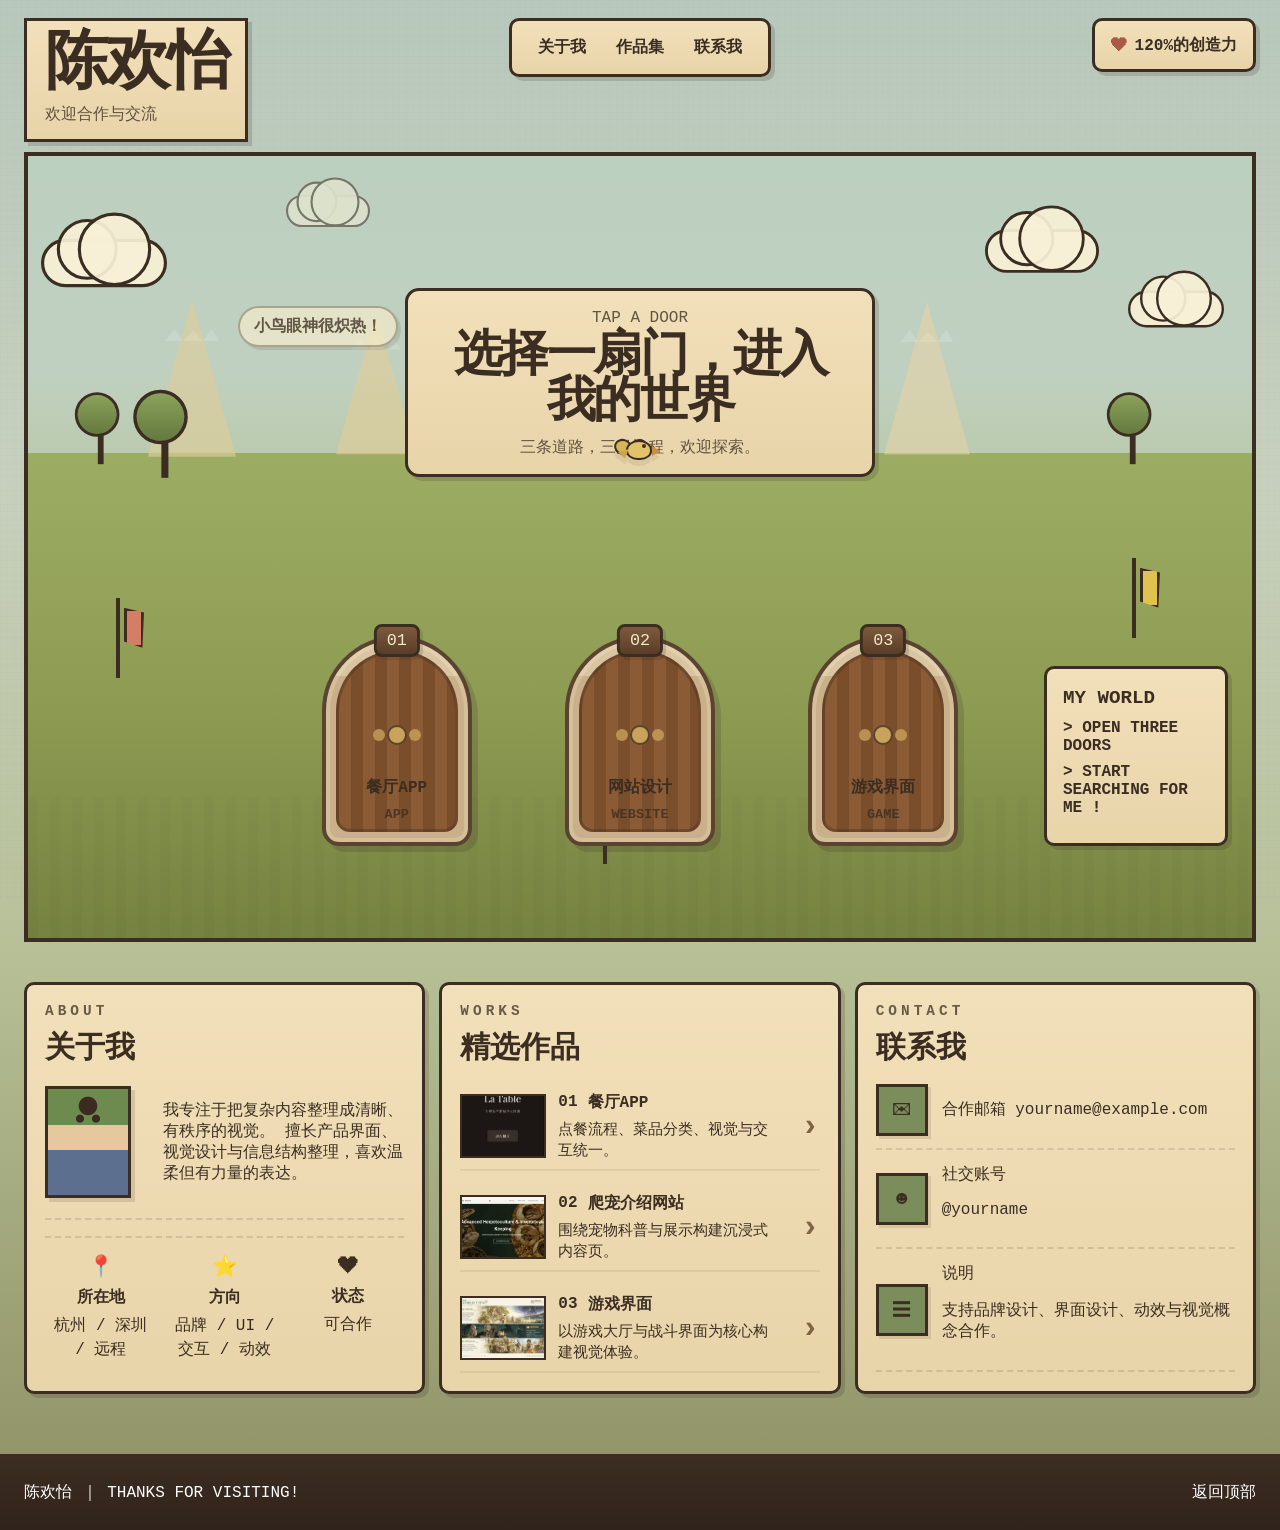
<file: index.html>
<!DOCTYPE html>
<html lang="zh-CN">
<head>
  <meta charset="UTF-8" />
  <meta name="viewport" content="width=device-width, initial-scale=1.0" />
  <title>陈欢怡｜首页</title>
  <meta name="description" content="像素绘本风作品集首页。" />
  <link rel="stylesheet" href="style.css" />
</head>
<body>
  <div class="paper-noise" aria-hidden="true"></div>

  <div class="bird" id="bird" aria-hidden="true">
    <span class="bird-wing bird-wing-left"></span>
    <span class="bird-wing bird-wing-right"></span>
    <span class="bird-body"></span>
    <span class="bird-eye"></span>
    <span class="bird-beak"></span>
    <span class="bird-tail"></span>
  </div>

  <header class="topbar">
    <div class="brand brand-panel">
      <h1>陈欢怡</h1>
      <p class="subtitle">欢迎合作与交流</p>
    </div>

    <nav class="nav nav-panel">
      <a href="#about">关于我</a>
      <a href="#works">作品集</a>
      <a href="#contact">联系我</a>
    </nav>

    <div class="hp-panel">
      <span class="hp-heart">❤</span>
      <span>120%的创造力</span>
    </div>
  </header>

  <main>
    <section class="hero" id="map">
      <div class="sky-scene">

        <div class="cloud cloud-1"></div>
        <div class="cloud cloud-2"></div>
        <div class="cloud cloud-3"></div>
        <div class="cloud cloud-4"></div>

        <div class="mountain mountain-1"></div>
        <div class="mountain mountain-2"></div>
        <div class="mountain mountain-3"></div>

        <div class="tree tree-1">
          <span class="tree-trunk"></span>
          <span class="tree-crown"></span>
        </div>
        <div class="tree tree-2">
          <span class="tree-trunk"></span>
          <span class="tree-crown"></span>
        </div>
        <div class="tree tree-3">
          <span class="tree-trunk"></span>
          <span class="tree-crown"></span>
        </div>

        <div class="scene-label">小鸟眼神很炽热！</div>

        <div class="map-title-center">
          <p class="map-label">TAP A DOOR</p>
          <h2>选择一扇门，进入<br>我的世界</h2>
          <p>三条道路，三段旅程，欢迎探索。</p>
        </div>

        <div class="field field-hill"></div>
        <div class="field field-mid"></div>

        <div class="flag flag-1"></div>
        <div class="flag flag-2"></div>
        <div class="flag flag-3"></div>

        <a class="door door-1" href="restaurant-app.html" aria-label="进入餐厅APP作品">
          <span class="door-no">01</span>
          <span class="door-text">餐厅APP</span>
          <span class="door-sub">APP</span>
        </a>

        <a class="door door-2" href="reptile-site.html" aria-label="进入爬宠介绍网站作品">
          <span class="door-no">02</span>
          <span class="door-text">网站设计</span>
          <span class="door-sub">WEBSITE</span>
        </a>

        <a class="door door-3" href="game-ui.html" aria-label="进入游戏界面作品">
          <span class="door-no">03</span>
          <span class="door-text">游戏界面</span>
          <span class="door-sub">GAME</span>
        </a>

        <aside class="map-sign">
          <h3>MY WORLD</h3>
          <p>&gt; OPEN THREE DOORS</p>
          <p>&gt; START SEARCHING FOR ME !</p>
        </aside>
      </div>
    </section>

    <section class="section section-panels" id="about">
      <div class="panel-grid">
        <article class="info-card about-card">
          <p class="kicker panel-kicker">ABOUT</p>
          <h3>关于我</h3>
          <div class="about-hero">
            <div class="pixel-avatar" aria-hidden="true"></div>
            <p>
              我专注于把复杂内容整理成清晰、有秩序的视觉。
              擅长产品界面、视觉设计与信息结构整理，喜欢温柔但有力量的表达。
            </p>
          </div>

          <div class="mini-grid">
            <div class="mini-item">
              <span>📍</span>
              <strong>所在地</strong>
              <p>杭州 / 深圳 / 远程</p>
            </div>
            <div class="mini-item">
              <span>⭐</span>
              <strong>方向</strong>
              <p>品牌 / UI / 交互 / 动效</p>
            </div>
            <div class="mini-item">
              <span>❤</span>
              <strong>状态</strong>
              <p>可合作</p>
            </div>
          </div>
        </article>

        <article class="info-card works-card" id="works">
          <p class="kicker panel-kicker panel-kicker-blue">WORKS</p>
          <h3>精选作品</h3>

          <div class="work-list compact-work-list">
            <a class="compact-work-item" href="restaurant-app.html">
              <img src="images/restaurant/restaurant-01.png" alt="餐厅APP预览图" />
              <div>
                <div class="compact-meta"><span>01</span><span>餐厅APP</span></div>
                <p>点餐流程、菜品分类、视觉与交互统一。</p>
              </div>
              <span class="arrow">›</span>
            </a>

            <a class="compact-work-item" href="reptile-site.html">
              <img src="images/reptile/reptile-01.png" alt="爬宠网站预览图" />
              <div>
                <div class="compact-meta"><span>02</span><span>爬宠介绍网站</span></div>
                <p>围绕宠物科普与展示构建沉浸式内容页。</p>
              </div>
              <span class="arrow">›</span>
            </a>

            <a class="compact-work-item" href="game-ui.html">
              <img src="images/game/game-1.png" alt="游戏界面预览图" />
              <div>
                <div class="compact-meta"><span>03</span><span>游戏界面</span></div>
                <p>以游戏大厅与战斗界面为核心构建视觉体验。</p>
              </div>
              <span class="arrow">›</span>
            </a>
          </div>
        </article>

        <article class="info-card contact-card-panel" id="contact">
          <p class="kicker panel-kicker panel-kicker-green">CONTACT</p>
          <h3>联系我</h3>

          <div class="contact-list">
            <div class="contact-row">
              <div class="contact-icon">✉</div>
              <div>
                <span>合作邮箱</span>
                <a href="mailto:yourname@example.com">yourname@example.com</a>
              </div>
            </div>

            <div class="contact-row">
              <div class="contact-icon">☻</div>
              <div>
                <span>社交账号</span>
                <p>@yourname</p>
              </div>
            </div>

            <div class="contact-row">
              <div class="contact-icon">☰</div>
              <div>
                <span>说明</span>
                <p>支持品牌设计、界面设计、动效与视觉概念合作。</p>
              </div>
            </div>
          </div>
        </article>
      </div>
    </section>
  </main>

  <footer class="site-footer footer-dark">
    <p>陈欢怡 ｜ THANKS FOR VISITING!</p>
    <a href="#map">返回顶部</a>
  </footer>

  <script src="script.js"></script>
</body>
</html>
</file>
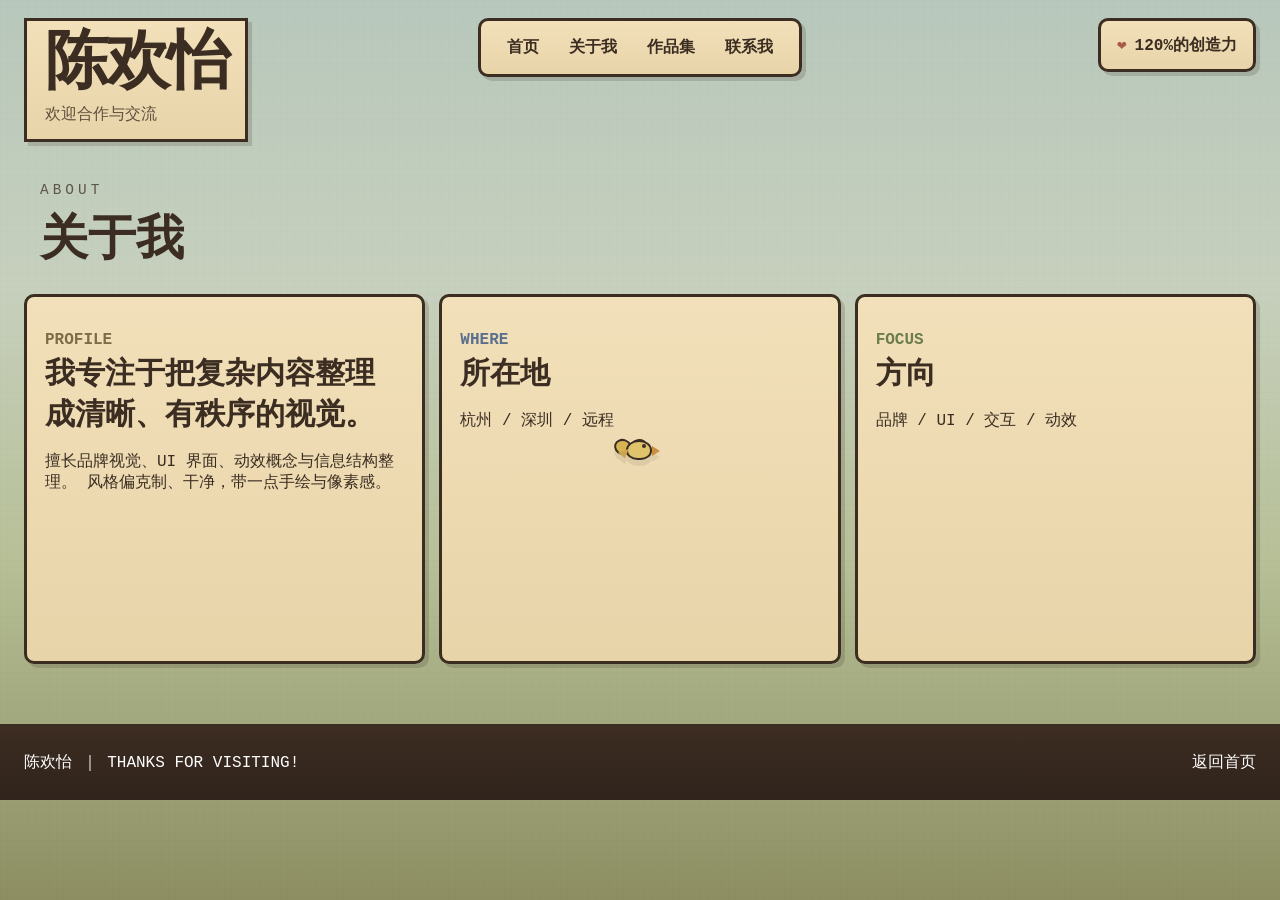
<file: about.html>
<!DOCTYPE html>
<html lang="zh-CN">
<head>
  <meta charset="UTF-8" />
  <meta name="viewport" content="width=device-width, initial-scale=1.0" />
  <title>陈欢怡｜关于我</title>
  <meta name="description" content="关于我的简介页面。" />
  <link rel="stylesheet" href="style.css" />
</head>
<body>
  <div class="paper-noise" aria-hidden="true"></div>

  <div class="bird" id="bird" aria-hidden="true">
    <span class="bird-wing bird-wing-left"></span>
    <span class="bird-wing bird-wing-right"></span>
    <span class="bird-body"></span>
    <span class="bird-eye"></span>
    <span class="bird-beak"></span>
    <span class="bird-tail"></span>
  </div>

  <header class="topbar">
    <div class="brand brand-panel">
      <h1>陈欢怡</h1>
      <p class="subtitle">欢迎合作与交流</p>
    </div>

    <nav class="nav nav-panel">
      <a href="index.html">首页</a>
      <a href="about.html">关于我</a>
      <a href="restaurant-app.html">作品集</a>
      <a href="contact.html">联系我</a>
    </nav>

    <div class="hp-panel">
      <span class="hp-heart">❤</span>
      <span>120%的创造力</span>
    </div>
  </header>

  <main>
    <section class="section">
      <div class="section-head">
        <p class="kicker">ABOUT</p>
        <h3>关于我</h3>
      </div>

      <div class="panel-grid">
        <article class="info-card">
          <p class="panel-kicker">PROFILE</p>
          <h3>我专注于把复杂内容整理成清晰、有秩序的视觉。</h3>
          <p>
            擅长品牌视觉、UI 界面、动效概念与信息结构整理。
            风格偏克制、干净，带一点手绘与像素感。
          </p>
        </article>

        <article class="info-card">
          <p class="panel-kicker panel-kicker-blue">WHERE</p>
          <h3>所在地</h3>
          <p>杭州 / 深圳 / 远程</p>
        </article>

        <article class="info-card">
          <p class="panel-kicker panel-kicker-green">FOCUS</p>
          <h3>方向</h3>
          <p>品牌 / UI / 交互 / 动效</p>
        </article>
      </div>
    </section>
  </main>

  <footer class="site-footer footer-dark">
    <p>陈欢怡 ｜ THANKS FOR VISITING!</p>
    <a href="index.html">返回首页</a>
  </footer>

  <script src="script.js"></script>
</body>
</html>
</file>
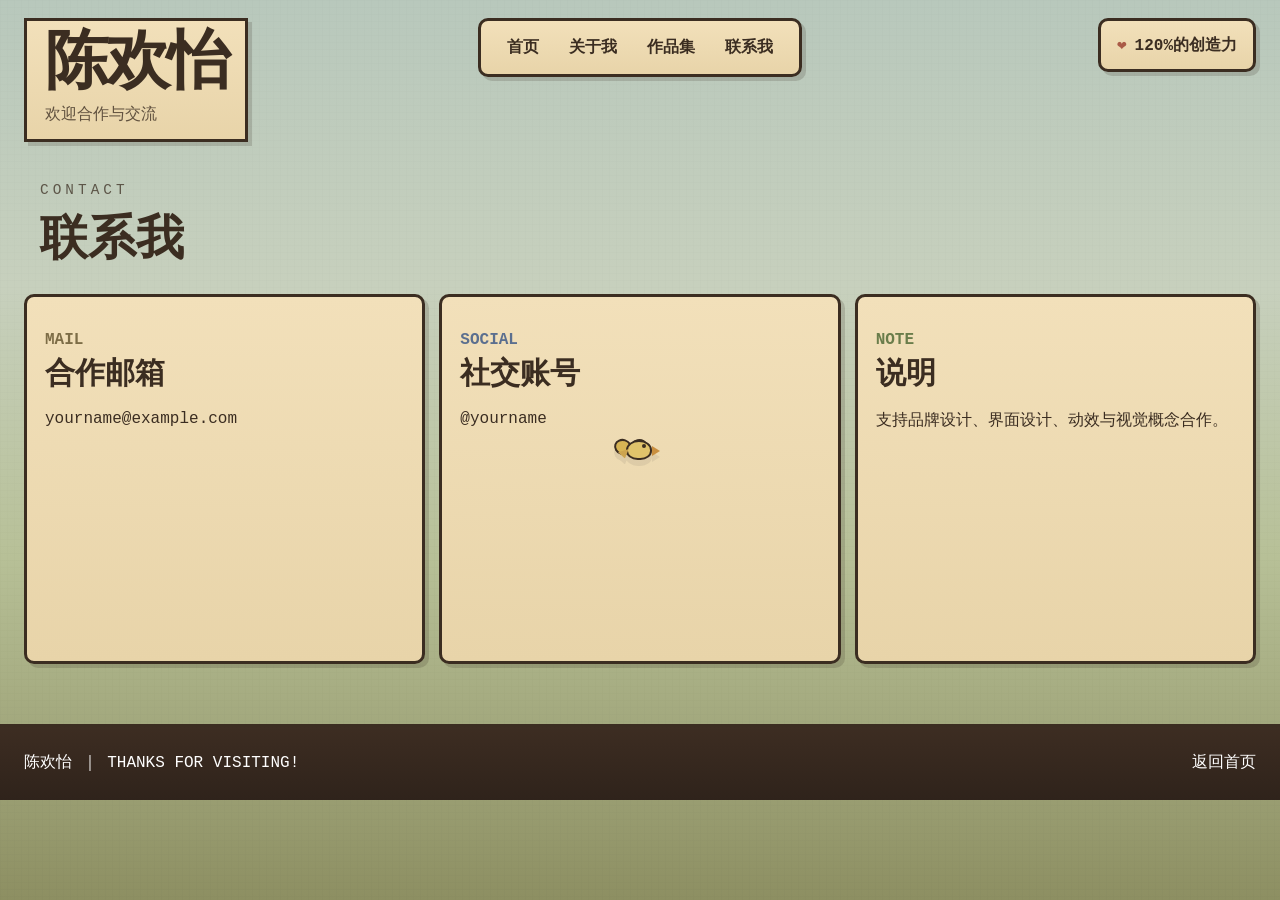
<file: contact.html>
<!DOCTYPE html>
<html lang="zh-CN">
<head>
  <meta charset="UTF-8" />
  <meta name="viewport" content="width=device-width, initial-scale=1.0" />
  <title>陈欢怡｜联系我</title>
  <meta name="description" content="联系信息页面。" />
  <link rel="stylesheet" href="style.css" />
</head>
<body>
  <div class="paper-noise" aria-hidden="true"></div>

  <div class="bird" id="bird" aria-hidden="true">
    <span class="bird-wing bird-wing-left"></span>
    <span class="bird-wing bird-wing-right"></span>
    <span class="bird-body"></span>
    <span class="bird-eye"></span>
    <span class="bird-beak"></span>
    <span class="bird-tail"></span>
  </div>

  <header class="topbar">
    <div class="brand brand-panel">
      <h1>陈欢怡</h1>
      <p class="subtitle">欢迎合作与交流</p>
    </div>

    <nav class="nav nav-panel">
      <a href="index.html">首页</a>
      <a href="about.html">关于我</a>
      <a href="restaurant-app.html">作品集</a>
      <a href="contact.html">联系我</a>
    </nav>

    <div class="hp-panel">
      <span class="hp-heart">❤</span>
      <span>120%的创造力</span>
    </div>
  </header>

  <main>
    <section class="section">
      <div class="section-head">
        <p class="kicker">CONTACT</p>
        <h3>联系我</h3>
      </div>

      <div class="panel-grid">
        <article class="info-card contact-card">
          <p class="panel-kicker">MAIL</p>
          <h3>合作邮箱</h3>
          <a href="mailto:yourname@example.com">yourname@example.com</a>
        </article>

        <article class="info-card contact-card">
          <p class="panel-kicker panel-kicker-blue">SOCIAL</p>
          <h3>社交账号</h3>
          <p>@yourname</p>
        </article>

        <article class="info-card contact-card">
          <p class="panel-kicker panel-kicker-green">NOTE</p>
          <h3>说明</h3>
          <p>支持品牌设计、界面设计、动效与视觉概念合作。</p>
        </article>
      </div>
    </section>
  </main>

  <footer class="site-footer footer-dark">
    <p>陈欢怡 ｜ THANKS FOR VISITING!</p>
    <a href="index.html">返回首页</a>
  </footer>

  <script src="script.js"></script>
</body>
</html>
</file>
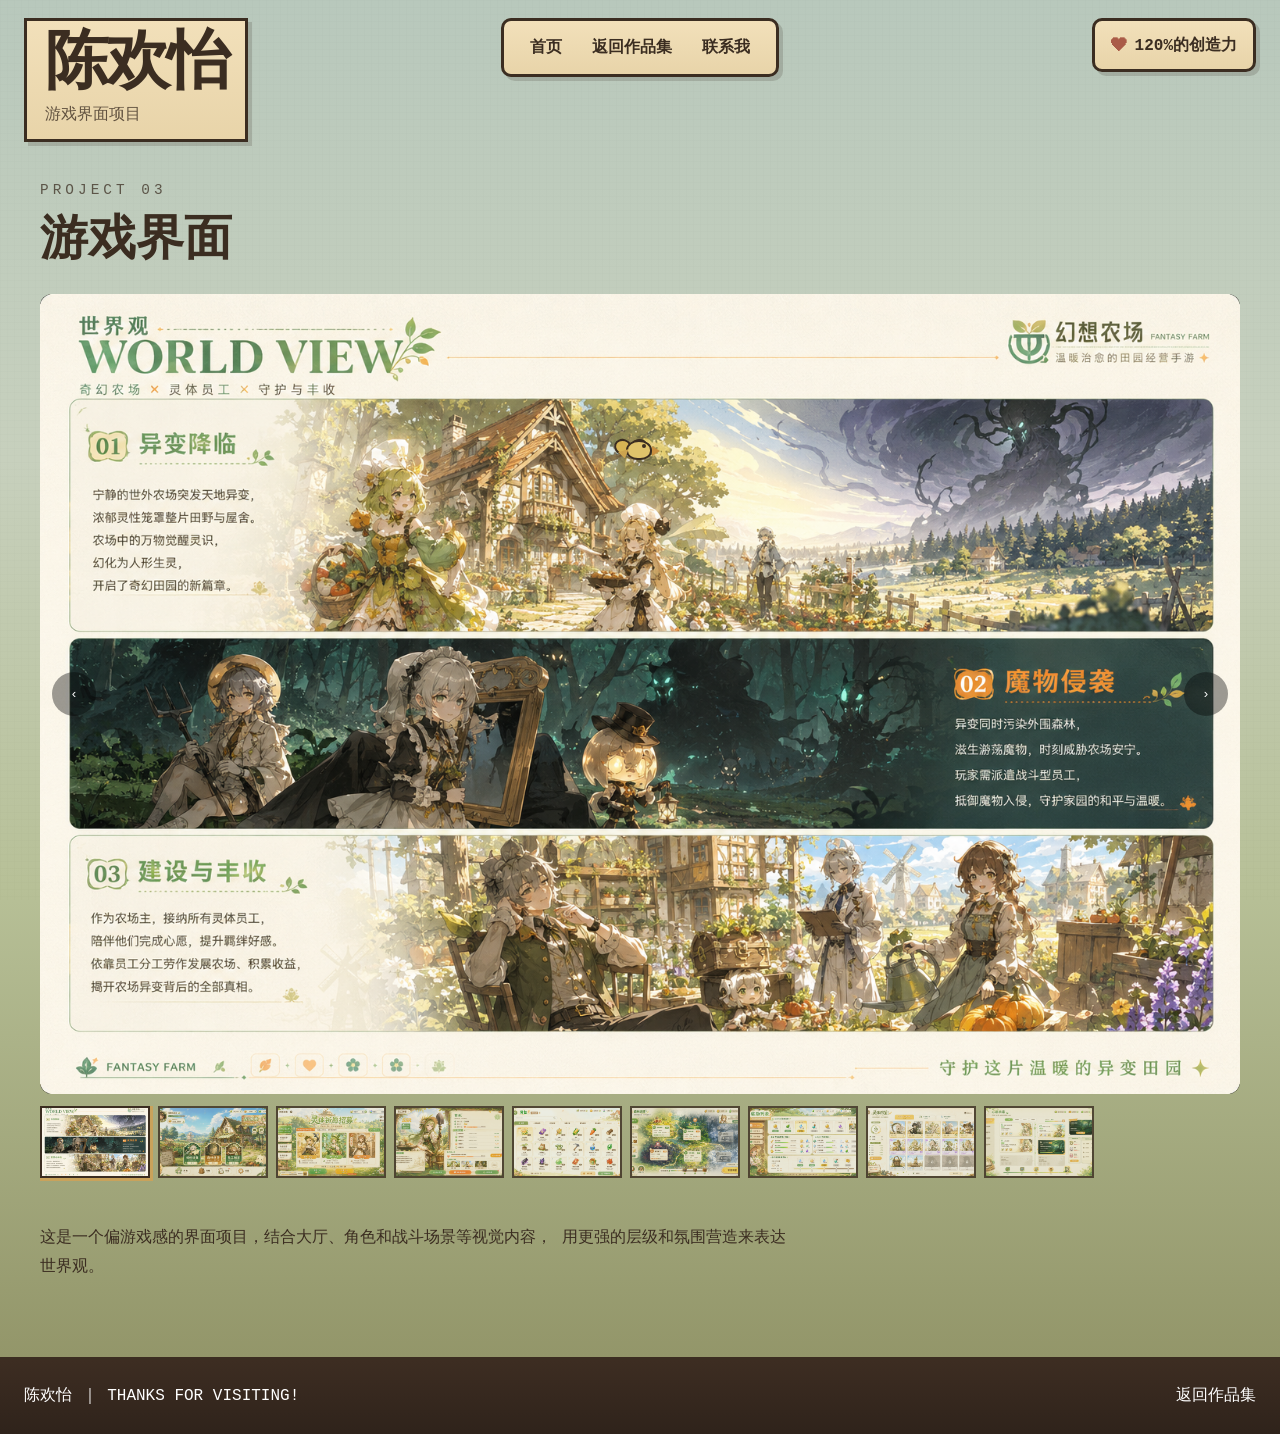
<file: game-ui.html>
<!DOCTYPE html>
<html lang="zh-CN">
<head>
  <meta charset="UTF-8" />
  <meta name="viewport" content="width=device-width, initial-scale=1.0" />
  <title>陈欢怡｜游戏界面</title>
  <meta name="description" content="游戏界面项目展示。" />
  <link rel="stylesheet" href="style.css" />
</head>
<body>
  <div class="paper-noise" aria-hidden="true"></div>
  <div class="bird" id="bird" aria-hidden="true">
    <span class="bird-wing bird-wing-left"></span>
    <span class="bird-wing bird-wing-right"></span>
    <span class="bird-body"></span>
    <span class="bird-eye"></span>
    <span class="bird-beak"></span>
    <span class="bird-tail"></span>
  </div>

  <header class="topbar">
    <div class="brand brand-panel">
      <h1>陈欢怡</h1>
      <p class="subtitle">游戏界面项目</p>
    </div>
    <nav class="nav nav-panel">
      <a href="index.html">首页</a>
      <a href="works.html">返回作品集</a>
      <a href="contact.html">联系我</a>
    </nav>
    <div class="hp-panel">
      <span class="hp-heart">❤</span>
      <span>120%的创造力</span>
    </div>
  </header>

  <main>
    <section class="section">
      <div class="section-head">
        <p class="kicker">PROJECT 03</p>
        <h3>游戏界面</h3>
      </div>

      <div class="project-page">
        <div class="gallery" data-images='["images/game/game-1.png","images/game/game-2.png","images/game/game-3.png","images/game/game-4.png","images/game/game-5.png","images/game/game-6.png","images/game/game-7.png","images/game/game-8.png","images/game/game-9.png"]'>
          <div class="gallery-main">
            <button class="gallery-prev" aria-label="上一张">‹</button>
            <img src="images/game/game-1.png" alt="游戏界面 图集" />
            <button class="gallery-next" aria-label="下一张">›</button>
          </div>
          <div class="gallery-thumbs"></div>
        </div>

        <div class="project-desc">
          <p>
            这是一个偏游戏感的界面项目，结合大厅、角色和战斗场景等视觉内容，
            用更强的层级和氛围营造来表达世界观。
          </p>
        </div>
      </div>
    </section>
  </main>

  <footer class="site-footer footer-dark">
    <p>陈欢怡 ｜ THANKS FOR VISITING!</p>
    <a href="works.html">返回作品集</a>
  </footer>

  <script src="script.js"></script>
</body>
</html>
</file>
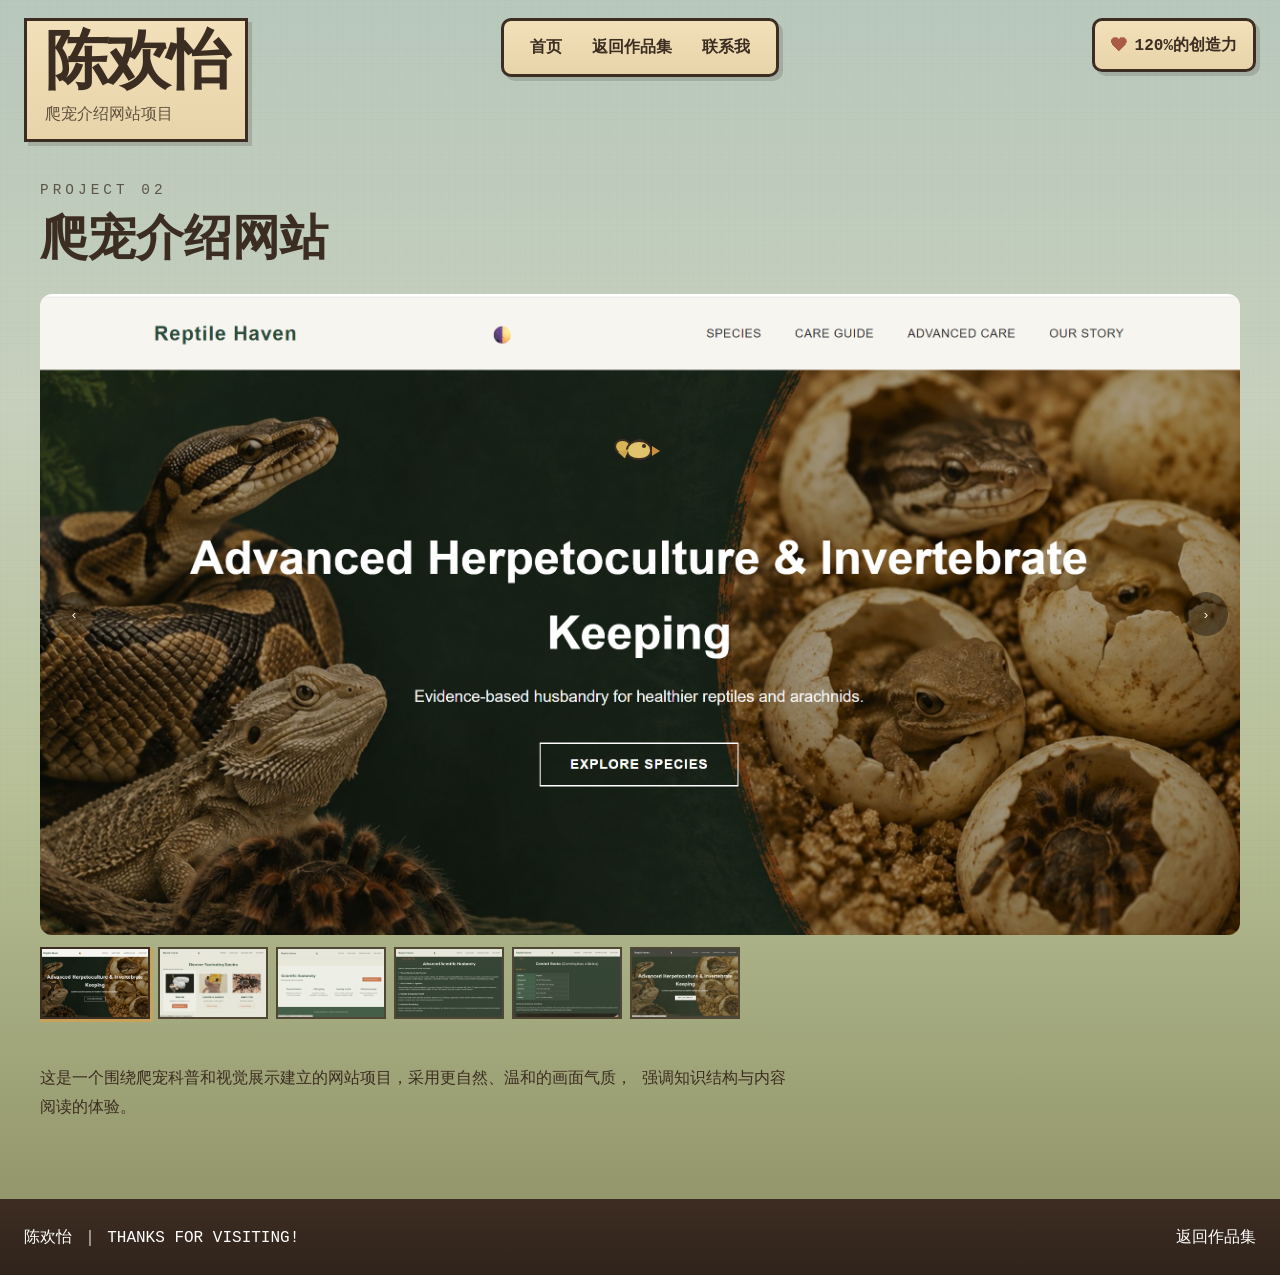
<file: reptile-site.html>
<!DOCTYPE html>
<html lang="zh-CN">
<head>
  <meta charset="UTF-8" />
  <meta name="viewport" content="width=device-width, initial-scale=1.0" />
  <title>陈欢怡｜爬宠介绍网站</title>
  <meta name="description" content="爬宠介绍网站项目展示。" />
  <link rel="stylesheet" href="style.css" />
</head>
<body>
  <div class="paper-noise" aria-hidden="true"></div>
  <div class="bird" id="bird" aria-hidden="true">
    <span class="bird-wing bird-wing-left"></span>
    <span class="bird-wing bird-wing-right"></span>
    <span class="bird-body"></span>
    <span class="bird-eye"></span>
    <span class="bird-beak"></span>
    <span class="bird-tail"></span>
  </div>

  <header class="topbar">
    <div class="brand brand-panel">
      <h1>陈欢怡</h1>
      <p class="subtitle">爬宠介绍网站项目</p>
    </div>
    <nav class="nav nav-panel">
      <a href="index.html">首页</a>
      <a href="works.html">返回作品集</a>
      <a href="contact.html">联系我</a>
    </nav>
    <div class="hp-panel">
      <span class="hp-heart">❤</span>
      <span>120%的创造力</span>
    </div>
  </header>

  <main>
    <section class="section">
      <div class="section-head">
        <p class="kicker">PROJECT 02</p>
        <h3>爬宠介绍网站</h3>
      </div>

      <div class="project-page">
        <div class="gallery" data-images='["images/reptile/reptile-01.png","images/reptile/reptile-02.png","images/reptile/reptile-03.png","images/reptile/reptile-04.png","images/reptile/reptile-05.png","images/reptile/reptile-06.png"]'>
          <div class="gallery-main">
            <button class="gallery-prev" aria-label="上一张">‹</button>
            <img src="images/reptile/reptile-01.png" alt="爬宠 网站 图集" />
            <button class="gallery-next" aria-label="下一张">›</button>
          </div>
          <div class="gallery-thumbs"></div>
        </div>

        <div class="project-desc">
          <p>
            这是一个围绕爬宠科普和视觉展示建立的网站项目，采用更自然、温和的画面气质，
            强调知识结构与内容阅读的体验。
          </p>
        </div>
      </div>
    </section>
  </main>

  <footer class="site-footer footer-dark">
    <p>陈欢怡 ｜ THANKS FOR VISITING!</p>
    <a href="works.html">返回作品集</a>
  </footer>

  <script src="script.js"></script>
</body>
</html>
</file>
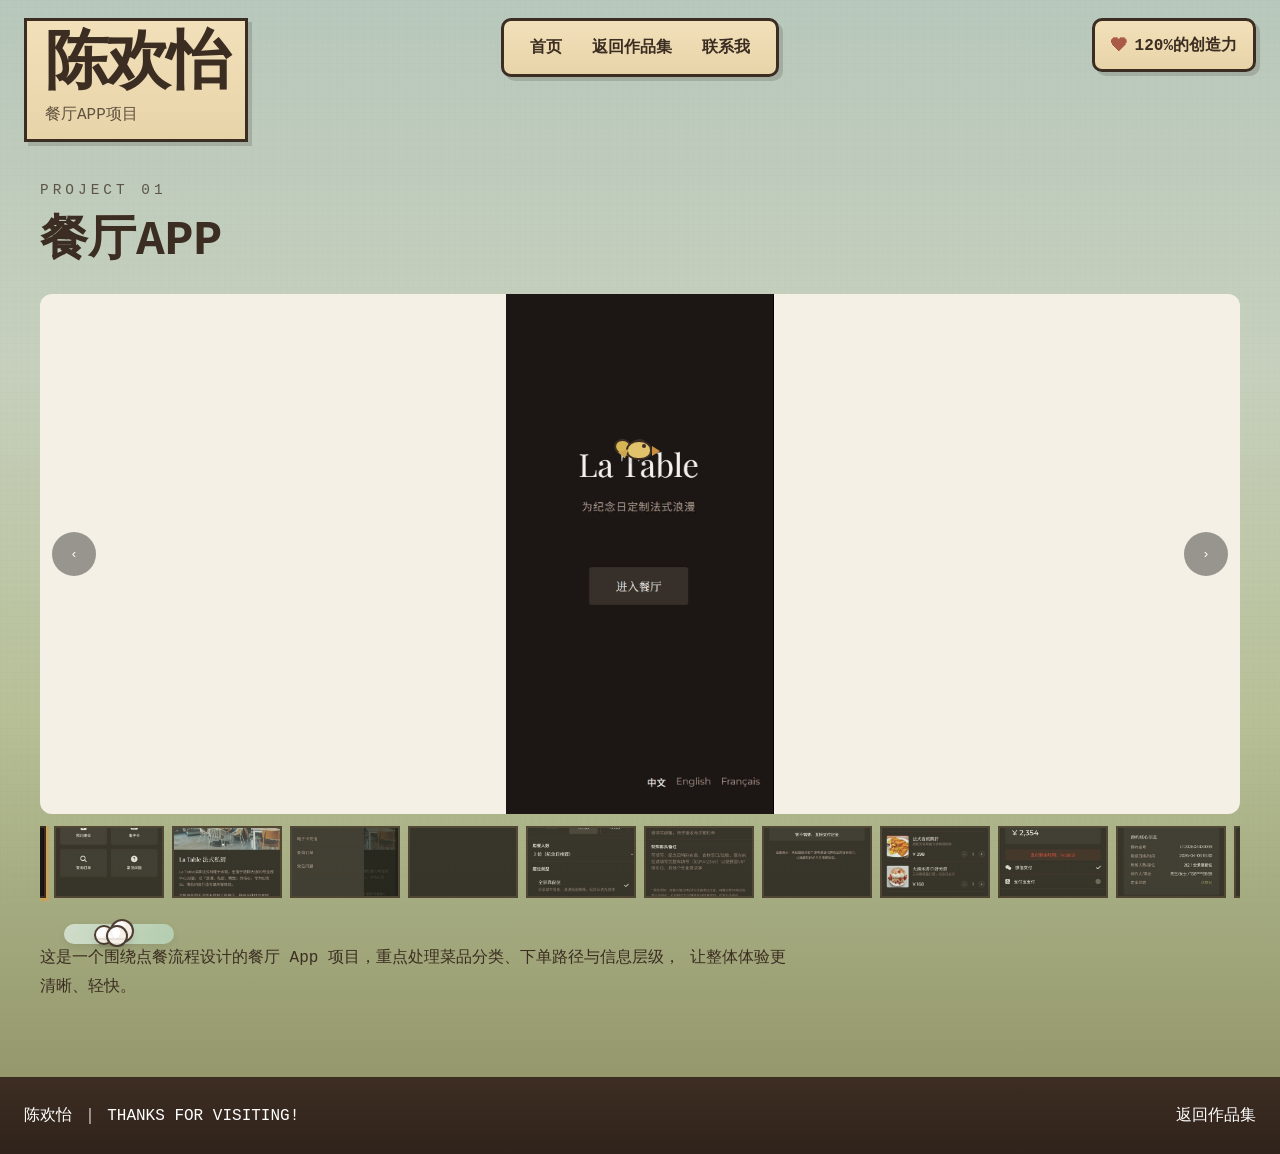
<file: restaurant-app.html>
<!DOCTYPE html>
<html lang="zh-CN">
<head>
  <meta charset="UTF-8" />
  <meta name="viewport" content="width=device-width, initial-scale=1.0" />
  <title>陈欢怡｜餐厅APP</title>
  <meta name="description" content="餐厅APP项目展示。" />
  <link rel="stylesheet" href="style.css" />
</head>
<body>
  <div class="paper-noise" aria-hidden="true"></div>
  <div class="bird" id="bird" aria-hidden="true">
    <span class="bird-wing bird-wing-left"></span>
    <span class="bird-wing bird-wing-right"></span>
    <span class="bird-body"></span>
    <span class="bird-eye"></span>
    <span class="bird-beak"></span>
    <span class="bird-tail"></span>
  </div>

  <header class="topbar">
    <div class="brand brand-panel">
      <h1>陈欢怡</h1>
      <p class="subtitle">餐厅APP项目</p>
    </div>
    <nav class="nav nav-panel">
      <a href="index.html">首页</a>
      <a href="works.html">返回作品集</a>
      <a href="contact.html">联系我</a>
    </nav>
    <div class="hp-panel">
      <span class="hp-heart">❤</span>
      <span>120%的创造力</span>
    </div>
  </header>

  <main>
    <section class="section">
      <div class="section-head">
        <p class="kicker">PROJECT 01</p>
        <h3>餐厅APP</h3>
      </div>

      <div class="project-page">
        <div class="gallery gallery--restaurant" data-images='["images/restaurant/restaurant-01.png","images/restaurant/restaurant-02.png","images/restaurant/restaurant-03.png","images/restaurant/restaurant-04.png","images/restaurant/restaurant-05.png","images/restaurant/restaurant-06.png","images/restaurant/restaurant-07.png","images/restaurant/restaurant-08.png","images/restaurant/restaurant-09.png","images/restaurant/restaurant-10.png","images/restaurant/restaurant-11.png","images/restaurant/restaurant-12.png"]'>
          <div class="gallery-main">
            <button class="gallery-prev" aria-label="上一张">‹</button>
            <img src="images/restaurant/restaurant-01.png" alt="餐厅APP 图集" />
            <button class="gallery-next" aria-label="下一张">›</button>
          </div>
          <div class="gallery-thumbs" aria-hidden="false"></div>
        </div>

        <div class="project-desc">
          <p>
            这是一个围绕点餐流程设计的餐厅 App 项目，重点处理菜品分类、下单路径与信息层级，
            让整体体验更清晰、轻快。
          </p>
        </div>
      </div>
    </section>
  </main>

  <footer class="site-footer footer-dark">
    <p>陈欢怡 ｜ THANKS FOR VISITING!</p>
    <a href="works.html">返回作品集</a>
  </footer>

  <script src="script.js"></script>
</body>
</html>
</file>
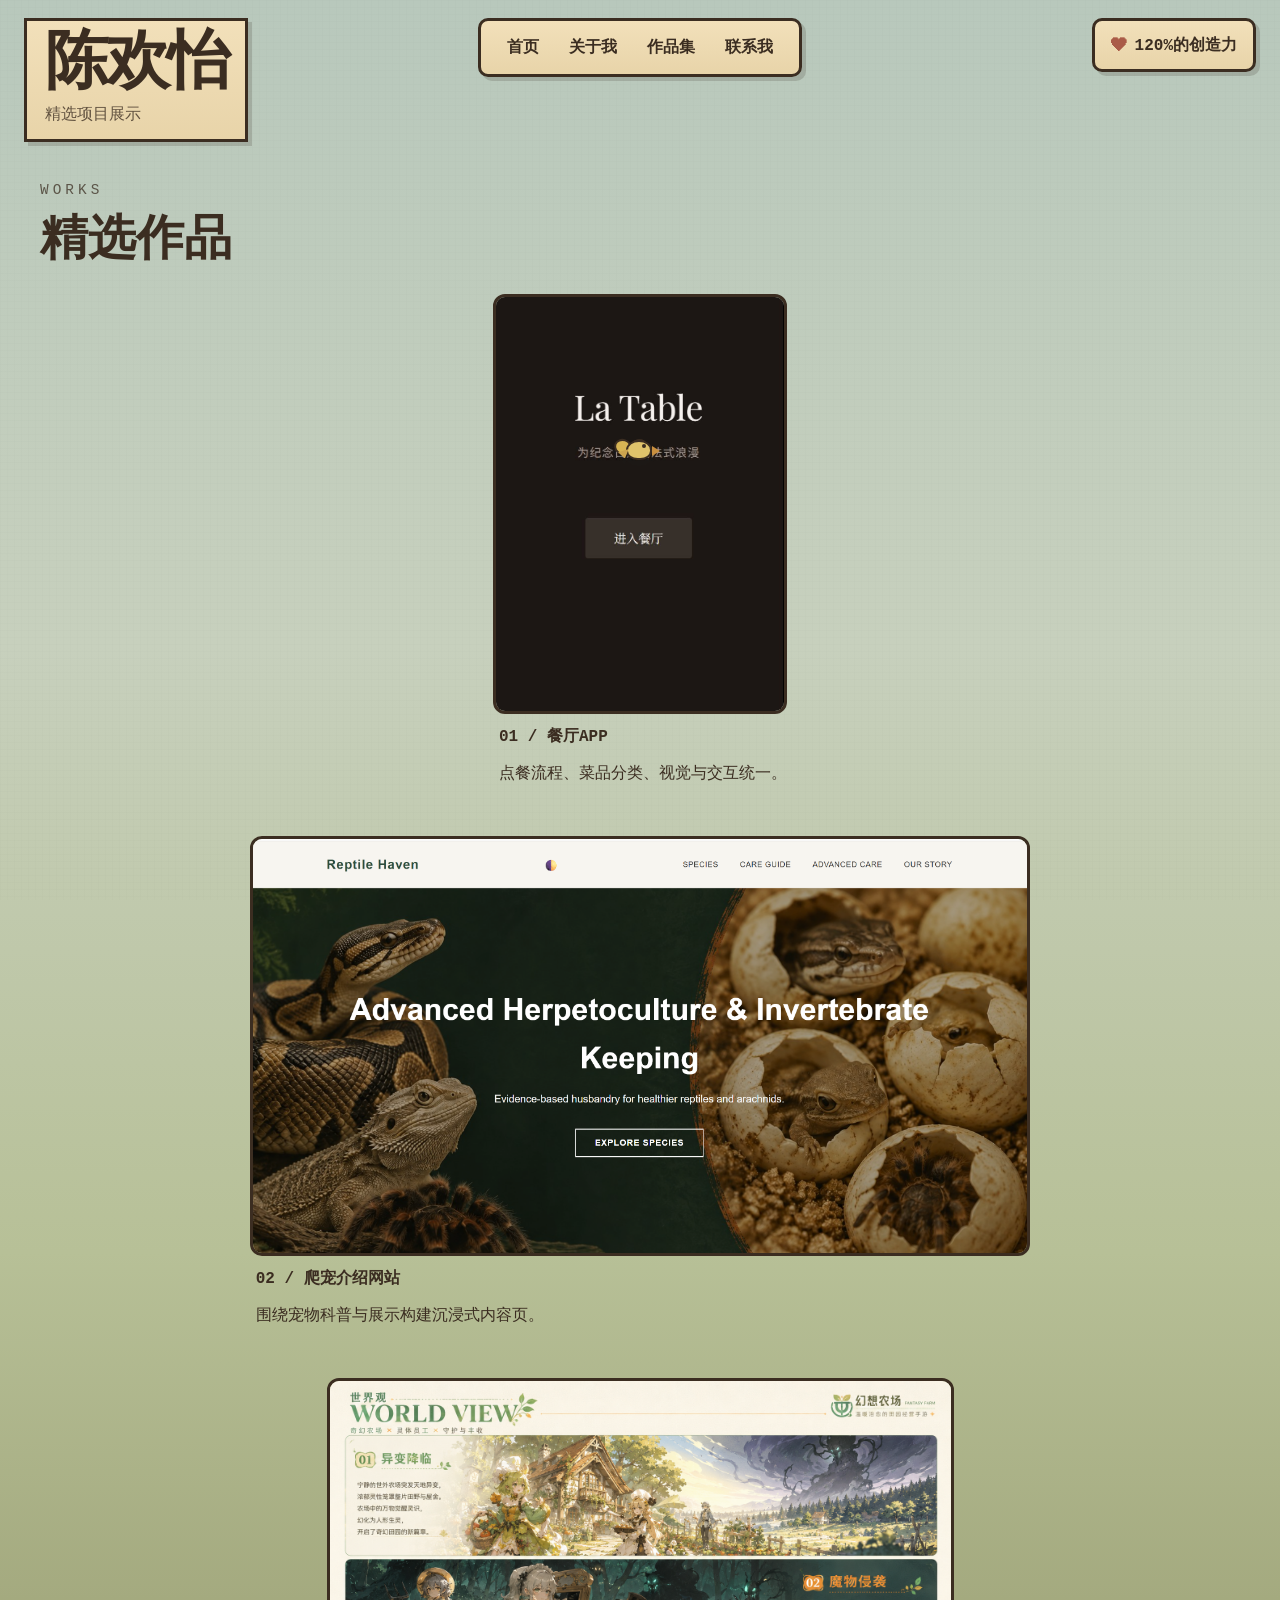
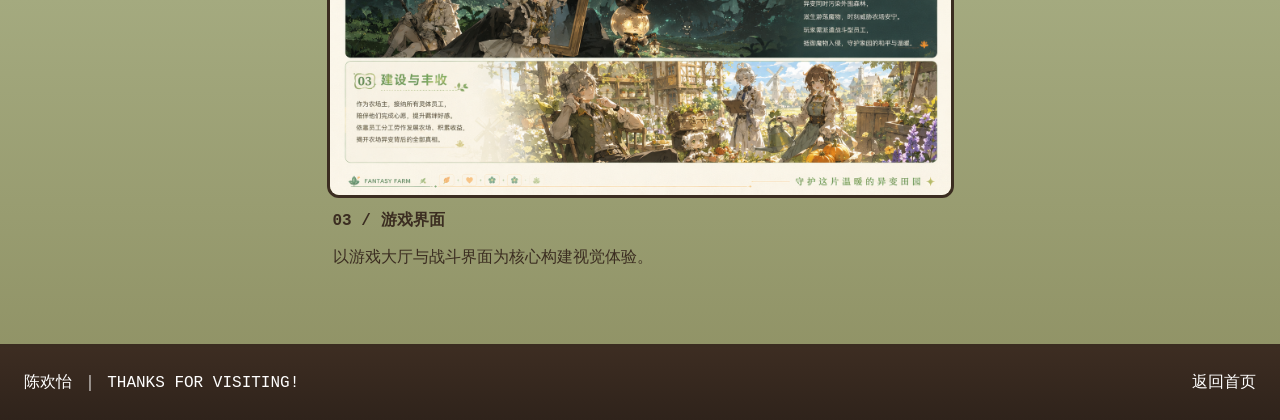
<file: works.html>
<!DOCTYPE html>
<html lang="zh-CN">
<head>
  <meta charset="UTF-8" />
  <meta name="viewport" content="width=device-width, initial-scale=1.0" />
  <title>陈欢怡｜作品集</title>
  <meta name="description" content="精选作品展示页面。" />
  <link rel="stylesheet" href="style.css" />
</head>
<body>
  <div class="paper-noise" aria-hidden="true"></div>

  <div class="bird" id="bird" aria-hidden="true">
    <span class="bird-wing bird-wing-left"></span>
    <span class="bird-wing bird-wing-right"></span>
    <span class="bird-body"></span>
    <span class="bird-eye"></span>
    <span class="bird-beak"></span>
    <span class="bird-tail"></span>
  </div>

  <header class="topbar">
    <div class="brand brand-panel">
      <h1>陈欢怡</h1>
      <p class="subtitle">精选项目展示</p>
    </div>

    <nav class="nav nav-panel">
      <a href="index.html">首页</a>
      <a href="about.html">关于我</a>
      <a href="works.html">作品集</a>
      <a href="contact.html">联系我</a>
    </nav>

    <div class="hp-panel">
      <span class="hp-heart">❤</span>
      <span>120%的创造力</span>
    </div>
  </header>

  <main>
    <section class="section">
      <div class="section-head">
        <p class="kicker">WORKS</p>
        <h3>精选作品</h3>
      </div>

      <div class="project-gallery project-gallery--vertical">
        <a class="project-card" href="restaurant-app.html">
          <div class="project-shot ratio-wide">
            <img src="images/restaurant/restaurant-01.png" alt="餐厅APP截图" />
          </div>
          <div class="project-info">
            <span>01 / 餐厅APP</span>
            <p>点餐流程、菜品分类、视觉与交互统一。</p>
          </div>
        </a>

        <a class="project-card" href="reptile-site.html">
          <div class="project-shot ratio-tall">
            <img src="images/reptile/reptile-01.png" alt="爬宠介绍网站截图" />
          </div>
          <div class="project-info">
            <span>02 / 爬宠介绍网站</span>
            <p>围绕宠物科普与展示构建沉浸式内容页。</p>
          </div>
        </a>

        <a class="project-card" href="game-ui.html">
          <div class="project-shot ratio-wide">
            <img src="images/game/game-1.png" alt="游戏界面截图" />
          </div>
          <div class="project-info">
            <span>03 / 游戏界面</span>
            <p>以游戏大厅与战斗界面为核心构建视觉体验。</p>
          </div>
        </a>
      </div>
    </section>
  </main>

  <footer class="site-footer footer-dark">
    <p>陈欢怡 ｜ THANKS FOR VISITING!</p>
    <a href="index.html">返回首页</a>
  </footer>

  <script src="script.js"></script>
</body>
</html>
</file>
<file: style.css>
:root {
  --bg: #c9d2bf;
  --ink: #3b2d21;
  --muted: rgba(59, 45, 33, 0.78);
  --panel: #f1e2bf;
  --shadow: 0 8px 0 rgba(59, 45, 33, 0.22);
}

* { box-sizing: border-box; }

html { scroll-behavior: smooth; }

body {
  margin: 0;
  min-height: 100vh;
  font-family: "Courier New", Courier, monospace;
  color: var(--ink);
  background: linear-gradient(to bottom, #b8c8bc 0%, #c7d0bd 32%, #b7c097 62%, #8d8f62 100%);
  overflow-x: hidden;
}

a { color: inherit; text-decoration: none; }

img { display: block; width: 100%; }

.paper-noise {
  position: fixed;
  inset: 0;
  pointer-events: none;
  z-index: 0;
  opacity: 0.16;
  background-image:
    linear-gradient(rgba(59, 45, 33, 0.05) 1px, transparent 1px),
    linear-gradient(90deg, rgba(59, 45, 33, 0.05) 1px, transparent 1px);
  background-size: 7px 7px;
}

.topbar, .section, .site-footer {
  position: relative;
  z-index: 2;
  padding-left: clamp(14px, 2vw, 24px);
  padding-right: clamp(14px, 2vw, 24px);
}

.topbar {
  display: grid;
  grid-template-columns: 1fr auto 1fr;
  gap: 16px;
  align-items: start;
  padding-top: 18px;
}

.brand-panel, .nav-panel, .hp-panel, .map-title-center, .map-sign,
.info-card, .door {
  border: 3px solid var(--ink);
  background: linear-gradient(to bottom, #f2e0ba 0%, #e8d4a9 100%);
  box-shadow: 4px 4px 0 rgba(59, 45, 33, 0.18);
}

.brand-panel {
  padding: 14px 18px;
  width: fit-content;
  min-width: 160px;
}

.brand h1 {
  margin: 0;
  font-size: clamp(2.4rem, 5vw, 4.8rem);
  line-height: 0.95;
  letter-spacing: -0.05em;
}

.brand p {
  margin: 8px 0 0;
  color: var(--muted);
}

.nav-panel {
  display: flex;
  gap: 14px;
  padding: 12px 18px;
  border-radius: 10px;
  align-items: center;
  justify-content: center;
  min-height: 54px;
}

.nav a { font-weight: 700; padding: 4px 8px; }

.hp-panel {
  justify-self: end;
  display: flex;
  align-items: center;
  gap: 8px;
  padding: 12px 16px;
  border-radius: 10px;
  min-height: 54px;
  font-weight: 700;
}

.hp-heart { color: #aa5b47; }

.hero { padding-top: 10px; }

.sky-scene {
  position: relative;
  min-height: 790px;
  margin: 0 clamp(14px, 2vw, 24px);
  border: 4px solid var(--ink);
  overflow: hidden;
  background:
    linear-gradient(to bottom, #bcd0c0 0%, #c0d0c0 28%, #aebf86 62%, #93a34d 100%);
}

/* 云 */
.cloud {
  position: absolute;
  width: 120px;
  height: 46px;
  background: rgba(248, 240, 214, 0.92);
  border: 3px solid var(--ink);
  border-radius: 999px;
}
.cloud::before, .cloud::after {
  content: "";
  position: absolute;
  background: inherit;
  border: inherit;
  border-radius: 50%;
}
.cloud::before { width: 52px; height: 52px; left: 12px; top: -22px; }
.cloud::after { width: 64px; height: 64px; right: 12px; top: -28px; }

.cloud-1 { left: 16px; top: 84px; transform: scale(1.05); }
.cloud-2 { right: 150px; top: 72px; transform: scale(0.95); }
.cloud-3 { right: 16px; top: 130px; transform: scale(0.8); }
.cloud-4 { left: 240px; top: 32px; transform: scale(0.7); opacity: 0.55; }

/* 山 */
.mountain {
  position: absolute;
  width: 0;
  height: 0;
  z-index: 1;
  border-left: 42px solid transparent;
  border-right: 42px solid transparent;
  border-bottom: 150px solid rgba(223, 206, 152, 0.62);
  bottom: 485px;
}
.mountain::after {
  content: "";
  position: absolute;
  left: -26px;
  top: 28px;
  width: 52px;
  height: 12px;
  background: rgba(255, 255, 255, 0.14);
  clip-path: polygon(0 100%, 18% 0, 34% 100%, 52% 14%, 70% 100%, 86% 0, 100% 100%);
}
.mountain-1 {
  left: 10%;
  transform: scale(1.05);
}
.mountain-2 {
  left: 25%;
  bottom: 480px;
  border-bottom-color: rgba(226, 205, 150, 0.62);
  transform: scale(0.95);
}
.mountain-3 {
  left: 70%;
  transform: scale(1.02);
  border-bottom-color: rgba(231, 213, 168, 0.58);
}
/* 树 */
.tree {
  position: absolute;
  width: 92px;
  height: 170px;
  z-index: 2;
  bottom: 450px;
  top: auto;
}

.tree-trunk {
  position: absolute;
  left: 43px;
  bottom: 0;
  width: 8px;
  height: 58px;
  background: var(--ink);
}

.tree-crown {
  position: absolute;
  left: 11px;
  bottom: 38px;
  width: 62px;
  height: 62px;
  background: linear-gradient(to bottom, #8aa25b, #64793f);
  border: 4px solid var(--ink);
  border-radius: 50%;
}

.tree-1 {
  left: 26px;
  transform: scale(0.72);
}

.tree-2 {
  left: 90px;
  transform: scale(0.88);
}

.tree-3 {
  right: 74px;
  transform: scale(0.72);
}

/* 提示气泡 */
.scene-label {
  position: absolute;
  left: 210px;
  top: 150px;
  padding: 8px 14px;
  border-radius: 999px;
  border: 2px solid rgba(59, 45, 33, 0.35);
  background: rgba(244, 234, 202, 0.72);
  box-shadow: 3px 3px 0 rgba(59, 45, 33, 0.12);
  font-weight: 700;
  color: var(--muted);
  z-index: 5;
}

/* 标题框 */
.map-title-center {
  position: absolute;
  left: 50%;
  top: 132px;
  transform: translateX(-50%);
  width: min(470px, calc(100% - 40px));
  text-align: center;
  padding: 18px 20px 16px;
  border-radius: 14px;
  z-index: 6;
}

.map-title-center h2 {
  margin: 8px 0 10px;
  font-size: clamp(1.7rem, 3.8vw, 3.2rem);
  line-height: 0.95;
  letter-spacing: -0.05em;
}

.map-title-center p {
  margin: 0;
  color: var(--muted);
}

/* 地面 */
.field {
  position: absolute;
  left: 0;
  right: 0;
  bottom: 0;
}

.field-hill {
  height: 62%;
  background: linear-gradient(to bottom, #9cad63 0%, #8f9d54 48%, #76823f 100%);
}

.field-mid {
  height: 18%;
  background: repeating-linear-gradient(90deg, rgba(59, 45, 33, 0.03) 0 10px, transparent 10px 22px);
}

/* 旗子 */
.flag {
  position: absolute;
  width: 20px;
  height: 80px;
  border-left: 4px solid var(--ink);
  z-index: 2;
}

.flag::after {
  content: "";
  position: absolute;
  left: 4px;
  top: 10px;
  width: 14px;
  height: 34px;
  border: 3px solid var(--ink);
  clip-path: polygon(0 0, 100% 12%, 92% 100%, 0 84%);
}

.flag-1 {
  left: 88px;
  bottom: 260px;
}

.flag-1::after {
  background: #d47e68;
}

.flag-2 {
  left: 575px;
  bottom: 74px;
}

.flag-2::after {
  background: #6e92bf;
}

.flag-3 {
  right: 100px;
  bottom: 300px;
}

.flag-3::after {
  background: #e0c34e;
}

/* 门 */
.door {
  position: absolute;
  bottom: 92px;
  width: 150px;
  height: 210px;
  border: 4px solid #5a4331;
  border-radius: 96px 96px 22px 22px;
  background: linear-gradient(to bottom, #d9c5a1 0 18%, #c9b08a 18% 100%);
  box-shadow: 0 0 0 4px rgba(255, 242, 215, 0.22) inset, 6px 6px 0 rgba(59, 45, 33, 0.18);
  overflow: visible;
  display: flex;
  flex-direction: column;
  align-items: center;
  text-align: center;
  z-index: 4;
  transition: transform 0.35s ease, filter 0.35s ease;
  cursor: pointer;
}

.door::before {
  content: "";
  position: absolute;
  inset: 10px;
  border: 3px solid rgba(69, 49, 33, 0.4);
  border-radius: 80px 80px 18px 18px;
  background: repeating-linear-gradient(90deg, #8a5b35 0 12px, #7a4d2b 12px 24px);
  transform-origin: left center;
  transition: transform 0.6s ease, opacity 0.4s ease;
}

.door::after {
  content: "";
  position: absolute;
  left: 50%;
  top: 47%;
  width: 16px;
  height: 16px;
  border-radius: 50%;
  background: #c9a25b;
  border: 2px solid #5a4331;
  transform: translate(-50%, -50%);
  box-shadow: -18px 0 0 -4px rgba(201, 162, 91, 0.8), 18px 0 0 -4px rgba(201, 162, 91, 0.8);
  transition: opacity 0.35s ease;
}

.door-no {
  position: absolute;
  top: -16px;
  left: 50%;
  transform: translateX(-50%);
  padding: 4px 10px;
  border: 3px solid var(--ink);
  background: linear-gradient(to bottom, #7c5a3d 0%, #5a3d27 100%);
  color: #f3e8c9;
  box-shadow: 3px 3px 0 rgba(59, 45, 33, 0.16);
  border-radius: 8px;
  font-size: 1.05rem;
  z-index: 2;
}

.door-text {
  position: absolute;
  left: 0;
  right: 0;
  bottom: 44px;
  z-index: 2;
  font-size: 1rem;
  font-weight: 700;
}

.door-sub {
  position: absolute;
  left: 0;
  right: 0;
  bottom: 20px;
  z-index: 2;
  color: var(--muted);
  font-weight: 700;
  font-size: 0.85rem;
}

.door-1 { left: 24%; }
.door-2 { left: 50%; transform: translateX(-50%); }
.door-3 { right: 24%; }

.door.open { filter: brightness(1.02) saturate(1.02); }
.door.open::before { transform: perspective(700px) rotateY(-75deg); }
.door.open::after { opacity: 0.35; }

.door.shake { animation: shake 0.45s ease; }

@keyframes shake {
  0% { transform: translateX(0); }
  20% { transform: translateX(-4px); }
  40% { transform: translateX(4px); }
  60% { transform: translateX(-3px); }
  80% { transform: translateX(3px); }
  100% { transform: translateX(0); }
}

.ground-decor {
  position: absolute;
  z-index: 11;
  border: 3px solid var(--ink);
  background: linear-gradient(to bottom, #8d9e59 0%, #6f7f43 100%);
  border-radius: 999px;
}
.ground-decor-1 { left: 18%; bottom: 54px; width: 30px; height: 18px; }
.ground-decor-2 { left: 24%; bottom: 46px; width: 14px; height: 10px; background: #d5c2a0; }
.ground-decor-3 { left: 31%; bottom: 48px; width: 24px; height: 15px; }
.ground-decor-4 { left: 47%; bottom: 42px; width: 12px; height: 8px; background: #d5c2a0; }
.ground-decor-5 { right: 13%; bottom: 54px; width: 28px; height: 17px; }
.ground-decor-6 { right: 18%; bottom: 50px; width: 10px; height: 7px; background: #d5c2a0; }


/* 右下角说明 */
.map-sign {
  position: absolute;
  right: 24px;
  bottom: 92px;
  width: 184px;
  padding: 18px 16px;
  border-radius: 10px;
  z-index: 6;
}

.map-sign h3 {
  margin: 0 0 10px;
  font-size: 1.2rem;
}

.map-sign p {
  margin: 8px 0;
  font-weight: 700;
  color: var(--ink);
}

/* 下方信息区 */
.section { padding-top: 18px; padding-bottom: 18px; }

.panel-grid {
  display: grid;
  grid-template-columns: 1fr 1fr 1fr;
  gap: 14px;
}

.info-card {
  min-height: 370px;
  border-radius: 10px;
  padding: 18px;
}

.panel-kicker {
  color: #7d6d47;
  font-weight: 700;
  margin-bottom: 4px;
}
.panel-kicker-blue { color: #5b6f8f; }
.panel-kicker-green { color: #6a7d4b; }

.info-card h3 {
  margin: 0 0 16px;
  font-size: 1.9rem;
}

.about-hero {
  display: grid;
  grid-template-columns: 100px 1fr;
  gap: 18px;
  align-items: center;
  padding-bottom: 18px;
  border-bottom: 2px dashed rgba(59, 45, 33, 0.14);
}

.pixel-avatar {
  width: 86px;
  height: 112px;
  background:
    radial-gradient(circle at 50% 16%, #3a2a1f 0 9%, transparent 10%),
    radial-gradient(circle at 40% 28%, #3a2a1f 0 4%, transparent 5%),
    radial-gradient(circle at 60% 28%, #3a2a1f 0 4%, transparent 5%),
    linear-gradient(to bottom, #6d8b4e 0 34%, #e6c89e 34% 58%, #5c6f8e 58% 100%);
  border: 3px solid var(--ink);
  box-shadow: 4px 4px 0 rgba(59, 45, 33, 0.14);
}

.mini-grid {
  display: grid;
  grid-template-columns: repeat(3, 1fr);
  gap: 12px;
  margin-top: 16px;
  padding-top: 16px;
  border-top: 2px dashed rgba(59, 45, 33, 0.14);
}

.mini-item { text-align: center; }

.mini-item span {
  display: block;
  font-size: 1.3rem;
  margin-bottom: 8px;
}

.mini-item strong {
  display: block;
  margin-bottom: 6px;
}

.mini-item p {
  margin: 0;
  line-height: 1.5;
}

.compact-work-list { display: grid; gap: 14px; }

.compact-work-item {
  display: grid;
  grid-template-columns: 86px 1fr auto;
  gap: 12px;
  align-items: center;
  padding: 8px 0;
  border-bottom: 2px solid rgba(59, 45, 33, 0.08);
}

.compact-work-item img {
  width: 86px;
  height: 64px;
  object-fit: cover;
  border: 2px solid var(--ink);
}

.compact-meta {
  display: flex;
  gap: 10px;
  align-items: center;
  font-weight: 700;
}

.compact-work-item p {
  margin: 6px 0 0;
  font-size: 0.95rem;
}

.arrow {
  font-size: 2rem;
  font-weight: 700;
  color: #7d6442;
  padding-left: 6px;
}

.contact-list { display: grid; gap: 14px; }

.contact-row {
  display: grid;
  grid-template-columns: 52px 1fr;
  gap: 14px;
  align-items: center;
  padding-bottom: 12px;
  border-bottom: 2px dashed rgba(59, 45, 33, 0.14);
}

.contact-icon {
  width: 52px;
  height: 52px;
  border: 3px solid var(--ink);
  background: #7a8d5a;
  display: grid;
  place-items: center;
  font-size: 1.2rem;
  box-shadow: 3px 3px 0 rgba(59, 45, 33, 0.12);
}

.site-footer {
  display: flex;
  justify-content: space-between;
  gap: 16px;
  align-items: center;
  padding-top: 14px;
  padding-bottom: 18px;
  color: #e8d7b1;
  background: linear-gradient(to bottom, #3d2d22 0%, #2f231b 100%);
  margin-top: 12px;
  border-top: 3px solid var(--ink);
}

/* 让 footer 横向拉满视窗，但内部保留与其它区块一致的内边距 */
.site-footer {
  width: 100vw;
  margin-left: calc(50% - 50vw);
  padding-left: 0;
  padding-right: 0;
  box-sizing: border-box;
}

.site-footer > * {
  padding-left: clamp(14px, 2vw, 24px);
  padding-right: clamp(14px, 2vw, 24px);
}

/* 小鸟 */
.bird {
  position: fixed;
  left: 50%;
  top: 50%;
  width: 60px;
  height: 48px;
  transform: translate(-50%, -50%);
  z-index: 20;
  pointer-events: none;
  filter: drop-shadow(0 6px 0 rgba(42, 39, 34, 0.08));
  will-change: left, top, transform;
}

.bird-body {
  position: absolute;
  left: 16px;
  top: 14px;
  width: 26px;
  height: 20px;
  background: #e0c36b;
  border: 2px solid var(--ink);
  border-radius: 50% 50% 45% 45%;
}

.bird-eye {
  position: absolute;
  left: 32px;
  top: 18px;
  width: 4px;
  height: 4px;
  background: var(--ink);
  border-radius: 50%;
}

.bird-beak {
  position: absolute;
  left: 42px;
  top: 20px;
  width: 0;
  height: 0;
  border-left: 8px solid #c98f3f;
  border-top: 5px solid transparent;
  border-bottom: 5px solid transparent;
}

.bird-tail {
  position: absolute;
  left: 8px;
  top: 22px;
  width: 10px;
  height: 10px;
  background: #cda44f;
  clip-path: polygon(0 50%, 100% 0, 78% 100%);
  transform: rotate(10deg);
}

.bird-wing {
  position: absolute;
  top: 13px;
  width: 18px;
  height: 16px;
  background: #d7b454;
  border: 2px solid var(--ink);
  border-radius: 50%;
  transform-origin: center;
  animation: flap 0.22s ease-in-out infinite alternate;
}

.bird-wing-left { left: 4px; transform: rotate(18deg); }
.bird-wing-right { left: 20px; animation-delay: 0.04s; transform: rotate(-12deg); }

@keyframes flap {
  from { transform: translateY(0) rotate(18deg); }
  to { transform: translateY(-2px) rotate(30deg); }
}

@media (max-width: 1120px) {
  .topbar { grid-template-columns: 1fr; }
  .brand-panel { width: 100%; }
  .nav-panel, .hp-panel { justify-self: start; }
  .panel-grid { grid-template-columns: 1fr; }
  .sky-scene { min-height: 900px; }

  .door-1 { left: 10%; }
  .door-2 { left: 50%; }
  .door-3 { right: 10%; }
}

@media (max-width: 760px) {
  .nav-panel {
    flex-wrap: wrap;
    justify-content: flex-start;
  }

  .sky-scene {
    min-height: 960px;
  }

  .scene-label, .map-sign, .bird {
    display: none;
  }

  .map-title-center {
    top: 140px;
    width: calc(100% - 26px);
  }

  .door {
    width: 116px;
    height: 170px;
    bottom: 160px;
  }

  .door-text {
    font-size: 0.9rem;
    bottom: 34px;
  }

  .door-sub {
    font-size: 0.68rem;
    bottom: 14px;
  }

  .mini-grid {
    grid-template-columns: 1fr;
  }

  .compact-work-item {
    grid-template-columns: 72px 1fr;
  }

  .arrow { display: none; }

  .site-footer {
    flex-direction: column;
    align-items: flex-start;
  }
}
.section {
  padding: 40px 24px 60px;
}

.section-head {
  max-width: 1200px;
  margin: 0 auto 24px;
}

.kicker {
  margin: 0 0 8px;
  letter-spacing: 0.28em;
  font-size: 0.9rem;
  color: rgba(59, 45, 33, 0.75);
}

.section-head h3 {
  margin: 0;
  font-size: clamp(2rem, 4vw, 3rem);
}

.project-page {
  max-width: 1200px;
  margin: 0 auto;
  display: grid;
  gap: 24px;
}

.shot-grid {
  display: grid;
  gap: 18px;
}

.phone-grid {
  grid-template-columns: repeat(auto-fit, minmax(180px, 1fr));
}

.web-grid {
  grid-template-columns: repeat(auto-fit, minmax(260px, 1fr));
}

.game-grid {
  grid-template-columns: repeat(auto-fit, minmax(240px, 1fr));
}

.shot-grid img {
  width: 100%;
  display: block;
  border: 3px solid var(--ink);
  border-radius: 16px;
  background: #eee;
  box-shadow: 4px 4px 0 rgba(59, 45, 33, 0.15);
  object-fit: cover;
}

.phone-grid img {
  aspect-ratio: 9 / 16;
}

.web-grid img {
  aspect-ratio: 16 / 10;
}

.game-grid img {
  aspect-ratio: 16 / 9;
}

.project-desc {
  max-width: 760px;
  font-size: 1rem;
  line-height: 1.8;
}

/* Works 页面预览缩略图：较小、细长，类似首页预览风格 */
.project-gallery {
  display: grid;
  gap: 24px;
}
.project-gallery { grid-auto-flow: row; grid-template-columns: repeat(auto-fit, minmax(240px, 1fr)); }
.project-card { display: flex; gap: 12px; align-items: center; }
.project-shot { flex: 0 0 140px; height: 96px; overflow: hidden; border: 3px solid var(--ink); border-radius: 8px; }
.project-shot img { width: 100%; height: 100%; object-fit: cover; display: block; }

@media (max-width: 760px) {
  .project-shot { flex-basis: 110px; height: 76px; }
}

/* 竖向排布（works 页面专用）: 图片放大、文字下方显示 */
.project-gallery--vertical {
  grid-template-columns: 1fr;
  gap: 36px;
}
.project-gallery--vertical .project-card {
  display: block;
  max-width: 920px;
  margin: 0 auto;
}
.project-gallery--vertical .project-shot {
  width: 100%;
  height: 420px;
  flex: none;
  border-radius: 12px;
}
.project-gallery--vertical .project-info {
  margin-top: 12px;
  padding-left: 6px;
}
.project-gallery--vertical .project-info span { display:block; font-weight:700; margin-bottom:6px; }

@media (max-width: 1024px) {
  .project-gallery--vertical .project-shot { height: 360px; }
}
@media (max-width: 760px) {
  .project-gallery--vertical .project-shot { height: 260px; }
  .project-gallery--vertical { gap: 20px; }
}

/* Gallery 样式：主图 + 缩略图条，支持横向滚动 */
.gallery {
  max-width: 1200px;
  margin: 0 auto;
  display: grid;
  gap: 12px;
}
.gallery { position: relative; }
.gallery-main {
  position: relative;
  display: flex;
  align-items: center;
  justify-content: center;
  overflow: hidden;
  border-radius: 12px;
  background: #f5f0e6;
}
.gallery-main img {
  max-width: 100%;
  height: auto;
  display: block;
  transition: transform .35s ease, opacity .25s ease;
  user-select: none;
  -webkit-user-drag: none;
}
.gallery-prev, .gallery-next {
  position: absolute;
  top: 50%;
  transform: translateY(-50%);
  background: rgba(0,0,0,0.38);
  color: #fff;
  border: none;
  width: 44px;
  height: 44px;
  border-radius: 50%;
  display: grid;
  place-items: center;
  cursor: pointer;
}
.gallery-prev { left: 12px; }
.gallery-next { right: 12px; }
.gallery-thumbs {
  display: flex;
  gap: 8px;
  overflow-x: auto;
  padding-bottom: 6px;
}
.gallery-thumbs .thumb { 
  flex: 0 0 auto;
  width: 110px;
  height: 72px;
  border: 2px solid var(--ink);
  cursor: pointer;
  opacity: 0.8;
}
.gallery-thumbs .thumb.active { outline: 3px solid #c9a25b; opacity: 1; }
.gallery-thumbs .thumb img { width:100%; height:100%; object-fit: cover; display:block; }

@media (max-width: 760px) {
  .gallery-thumbs .thumb { width: 76px; height: 56px; }
}

/* 隐藏原生滚动条，保留自定义水波轨道 */
.gallery-thumbs {
  -ms-overflow-style: none;  /* IE and Edge */
  scrollbar-width: none;  /* Firefox */
}
.gallery-thumbs::-webkit-scrollbar { display: none; }

/* 自定义滑条（水波风格）及小鱼把手 */
.gallery-track {
  position: absolute;
  left: clamp(14px, 2vw, 24px);
  bottom: -44px;
  height: 28px;
  display: flex;
  align-items: center;
  justify-content: flex-start;
  pointer-events: auto;
  z-index: 120;
}
.gallery-track .track-bg {
  width: min(1300px, 90%);
  min-width: 110px; /* at least one thumbnail width */
  height: 20px;
  border-radius: 999px;
  /* 使用图一的灰绿色调 */
  background: linear-gradient(90deg,#cfdcc8 0%, #c2d5bb 50%, #b3ccaf 100%);
  box-shadow: inset 0 4px 10px rgba(255,255,255,0.06), 0 3px 8px rgba(0,0,0,0.08);
  overflow: visible;
}
.gallery-handle {
  position: absolute;
  width: 72px;
  height: 34px;
  border-radius: 18px;
  display: flex;
  align-items: center;
  justify-content: center;
  top: 45%;
  transform: translateX(0) translateY(-50%);
  z-index: 6;
  cursor: grab;
}
.gallery-handle:active { cursor: grabbing; }
.gallery-handle .boat {
  width: 46px;
  height: 22px;
  position: relative;
  display: block;
}
.boat .hull {
  position: absolute;
  bottom: 2px;
  left: 6px;
  width: 34px;
  height: 10px;
  background: linear-gradient(90deg,#6b3f2a,#4b2b1a);
  border-radius: 6px 6px 50% 50%;
  border: 2px solid #2b1a13;
}
.boat .sail {
  position: absolute;
  left: 20px;
  bottom: 12px;
  width: 0; height: 0;
  border-left: 0 solid transparent;
  border-right: 12px solid #f6f3e8;
  border-bottom: 18px solid transparent;
  transform-origin: left bottom;
}
.boat .flag {
  position: absolute;
  left: 30px; top: 0; width:6px; height:6px; background:#c94f3b; border-radius:2px;
}

/* 帆船轻微摆动 */
@keyframes boat-bob { 0% { transform: translateY(0);} 50% { transform: translateY(-3px) rotate(-1deg);} 100% { transform: translateY(0);} }
.boat.sail { animation: boat-bob 0.4s ease-in-out infinite; }

/* 简化：隐藏原有复杂船形，使用两个白色三角形表示纸船 */
.boat .hull, .boat .sail, .boat .flag { display: none; }
.boat {
  width: 72px; height: 28px; position: relative; display: block; pointer-events: none;
  background: transparent;
}
/* cloud puffs (smaller, keep full shape) */
.boat .puff { position: absolute; background: radial-gradient(circle at 30% 30%, rgba(255,255,255,0.95) 0 36%, #f5efe6 38%); border-radius: 50%; border: 2px solid rgba(59,43,32,0.9); box-shadow: 0 4px 8px rgba(0,0,0,0.08); }
.boat .puff.puff-left { width: 20px; height: 20px; left: 6px; top: 4px; }
.boat .puff.puff-center { width: 24px; height: 24px; left: 22px; top: -2px; }
.boat .puff.puff-right { width: 22px; height: 22px; right: 6px; top: 4px; }
.boat::after { content: ""; position: absolute; left: 50%; transform: translateX(-50%); bottom: -4px; width: 56%; height: 4px; border-radius: 4px; background: rgba(0,0,0,0.06); }
.boat.sail { animation: cloud-drift 4s ease-in-out infinite; }

@keyframes cloud-drift { 0% { transform: translateY(0);} 50% { transform: translateY(-2px) translateX(1px);} 100% { transform: translateY(0);} }

/* 把手下方细线，表示纸船折痕/龙骨，增强船形识别 */
.gallery-handle::after {
  content: "";
  position: absolute;
  left: 50%;
  transform: translateX(-50%);
  top: calc(50% + 6px);
  width: 28px;
  height: 2px;
  background: rgba(0,0,0,0.06);
  border-radius: 2px;
  pointer-events: none;
}

/* ensure track sits above thumbnails */
.gallery .gallery-track { pointer-events: auto; }

/* 微调：在小屏上缩小把手 */
@media (max-width: 760px) {
  .gallery-handle { width: 44px; height: 22px; }
  .fish { width: 36px; height: 18px; }
  .fish .body { width: 20px; height: 14px; left: 6px; top:2px; }
  .fish .tail { border-top:5px solid transparent; border-bottom:5px solid transparent; border-right:7px solid #f0b84d; }
  .gallery-track .track-bg { min-width: 76px; }
}

/* Restaurant 页面：主图尺寸稍小，保持宽高比 */
.gallery--restaurant .gallery-main {
  max-height: 520px;
}
.gallery--restaurant .gallery-main img {
  max-height: 520px;
  width: auto;
}

.site-footer {
  max-width: 1200px;
  margin: 0 auto;
  padding: 24px;
  display: flex;
  justify-content: space-between;
  align-items: center;
}

.footer-dark {
  color: var(--ink);
}

/* 强制覆盖：确保 footer 背景拉满视窗且文字可见，优先级高但不改变 DOM 结构 */
.site-footer {
  width: 100vw !important;
  margin-left: calc(50% - 50vw) !important;
  padding-left: 0 !important;
  padding-right: 0 !important;
  color: #ffffff !important;
}
.site-footer > * {
  padding-left: clamp(14px, 2vw, 24px) !important;
  padding-right: clamp(14px, 2vw, 24px) !important;
  color: #ffffff !important;
}
.site-footer a { color: #ffffff !important; }
.footer-dark { color: #ffffff !important; }

/* 进一步调整：去掉 max-width 限制，收窄高度，变得更扁细长 */
.site-footer {
  max-width: none !important;
  padding-top: 8px !important;
  padding-bottom: 8px !important;
  min-height: 48px !important;
}

.site-footer p, .site-footer a {
  line-height: 1.6;
  color: #ffffff !important;
}
</file>
